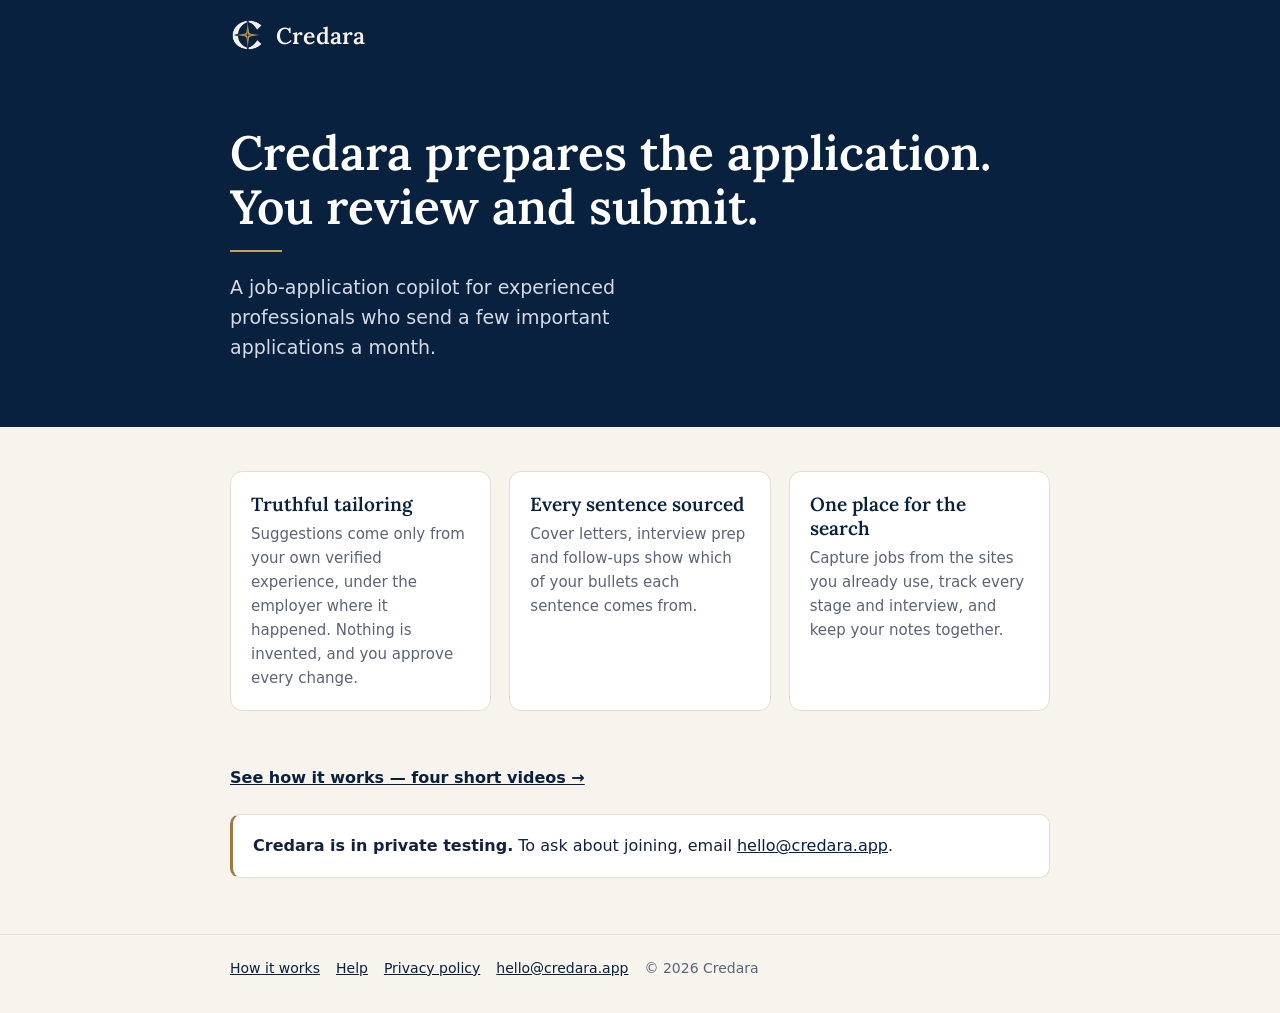
<file: index.html>
<!doctype html><html lang="en"><head><meta charset="utf-8"><meta name="viewport" content="width=device-width,initial-scale=1">
<title>Credara — prepares the application. You review and submit.</title>
<meta name="description" content="Credara is a job-application copilot for experienced professionals: truthful résumé tailoring, cover letters and interview preparation from your own verified experience.">
<link rel="icon" href="assets/favicon.png"><link rel="stylesheet" href="assets/site.css"></head><body>
<header><div class="wrap"><div class="top"><a href="/"><img src="assets/logo-mark-light.png" alt=""><b>Credara</b></a></div>
<div class="hero"><h1>Credara prepares the application. You review and submit.</h1><div class="rule"></div>
<p>A job-application copilot for experienced professionals who send a few important applications a month.</p></div></div></header>
<main><div class="wrap">
<div class="points">
<div class="pt"><h3>Truthful tailoring</h3><p>Suggestions come only from your own verified experience, under the employer where it happened. Nothing is invented, and you approve every change.</p></div>
<div class="pt"><h3>Every sentence sourced</h3><p>Cover letters, interview prep and follow-ups show which of your bullets each sentence comes from.</p></div>
<div class="pt"><h3>One place for the search</h3><p>Capture jobs from the sites you already use, track every stage and interview, and keep your notes together.</p></div>
</div>
<p style="margin:0 0 24px"><a class="cta" href="how-it-works.html">See how it works — four short videos →</a></p>
<div class="note"><b>Credara is in private testing.</b> To ask about joining, email <a href="mailto:hello@credara.app">hello@credara.app</a>.</div>
</div></main>
<footer><div class="wrap"><a href="how-it-works.html">How it works</a><a href="help.html">Help</a><a href="privacy.html">Privacy policy</a><a href="mailto:hello@credara.app">hello@credara.app</a><span>© 2026 Credara</span></div></footer>
</body></html>
</file>
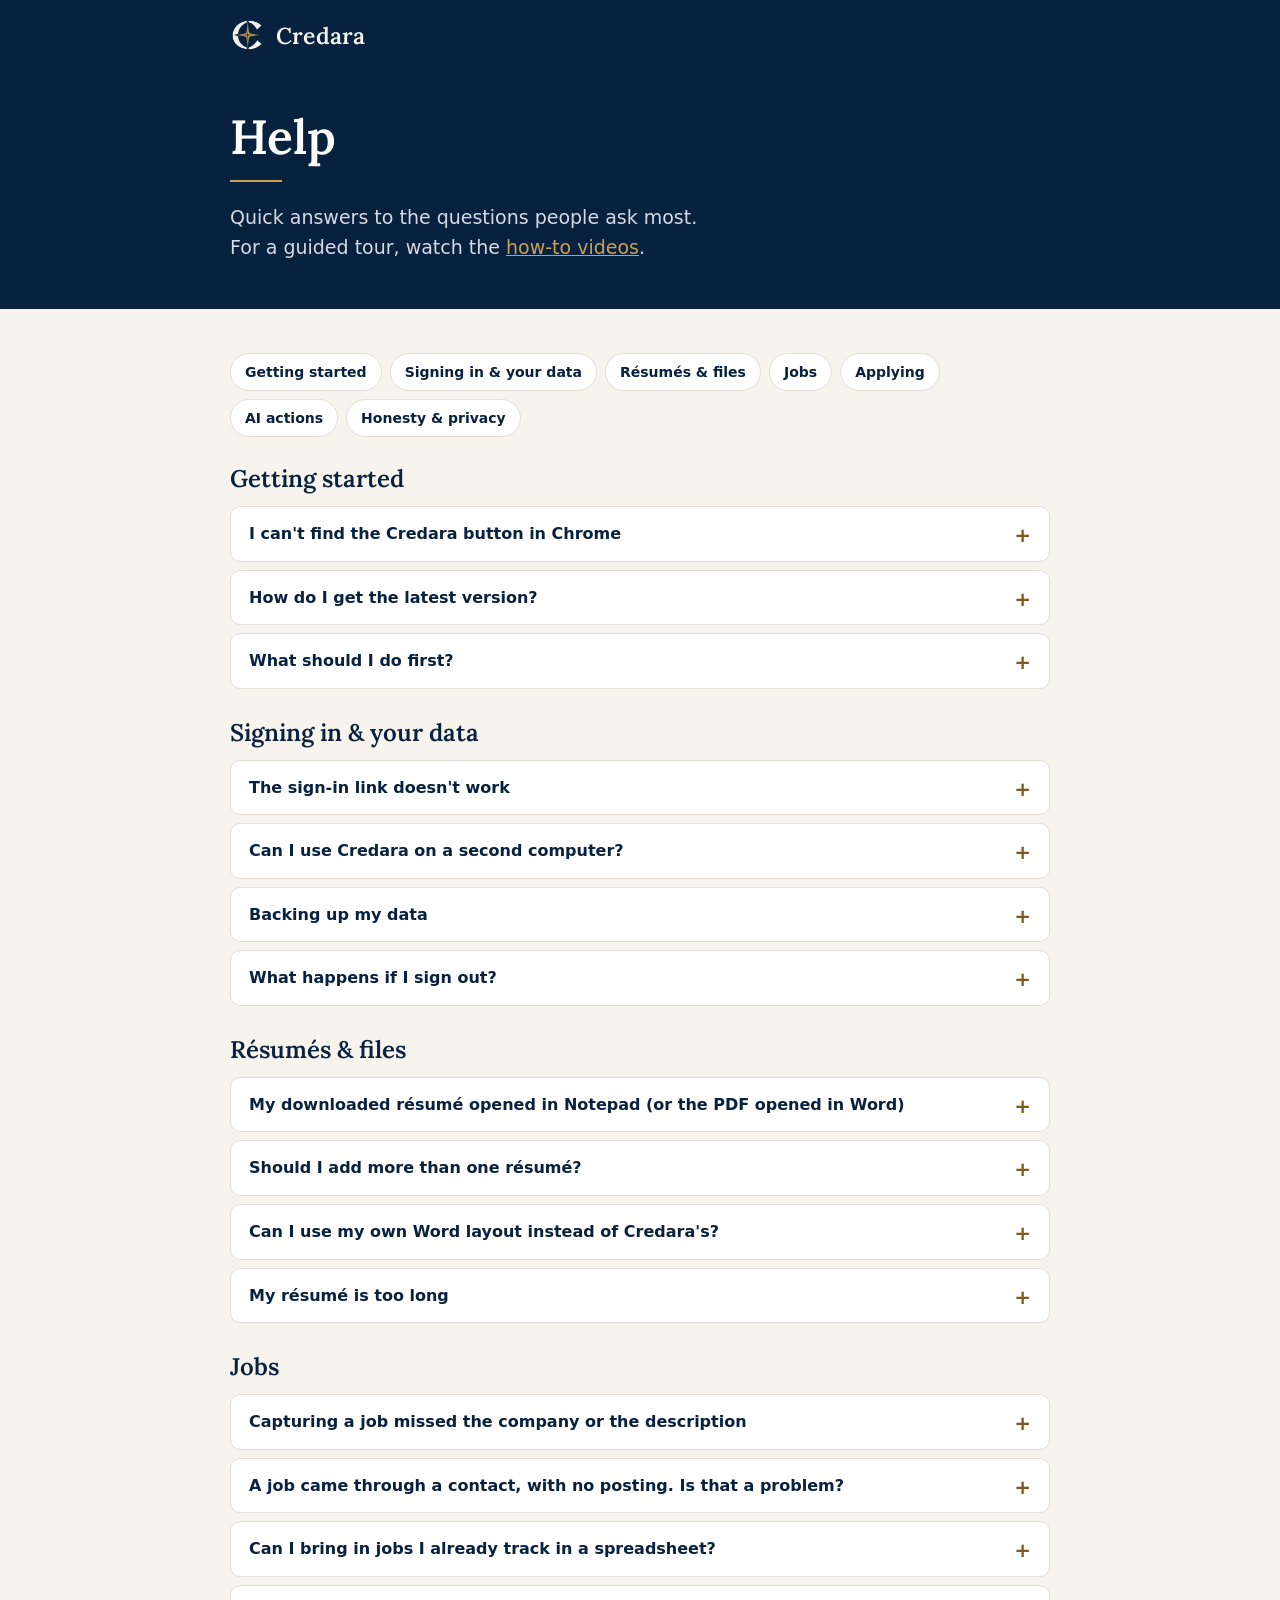
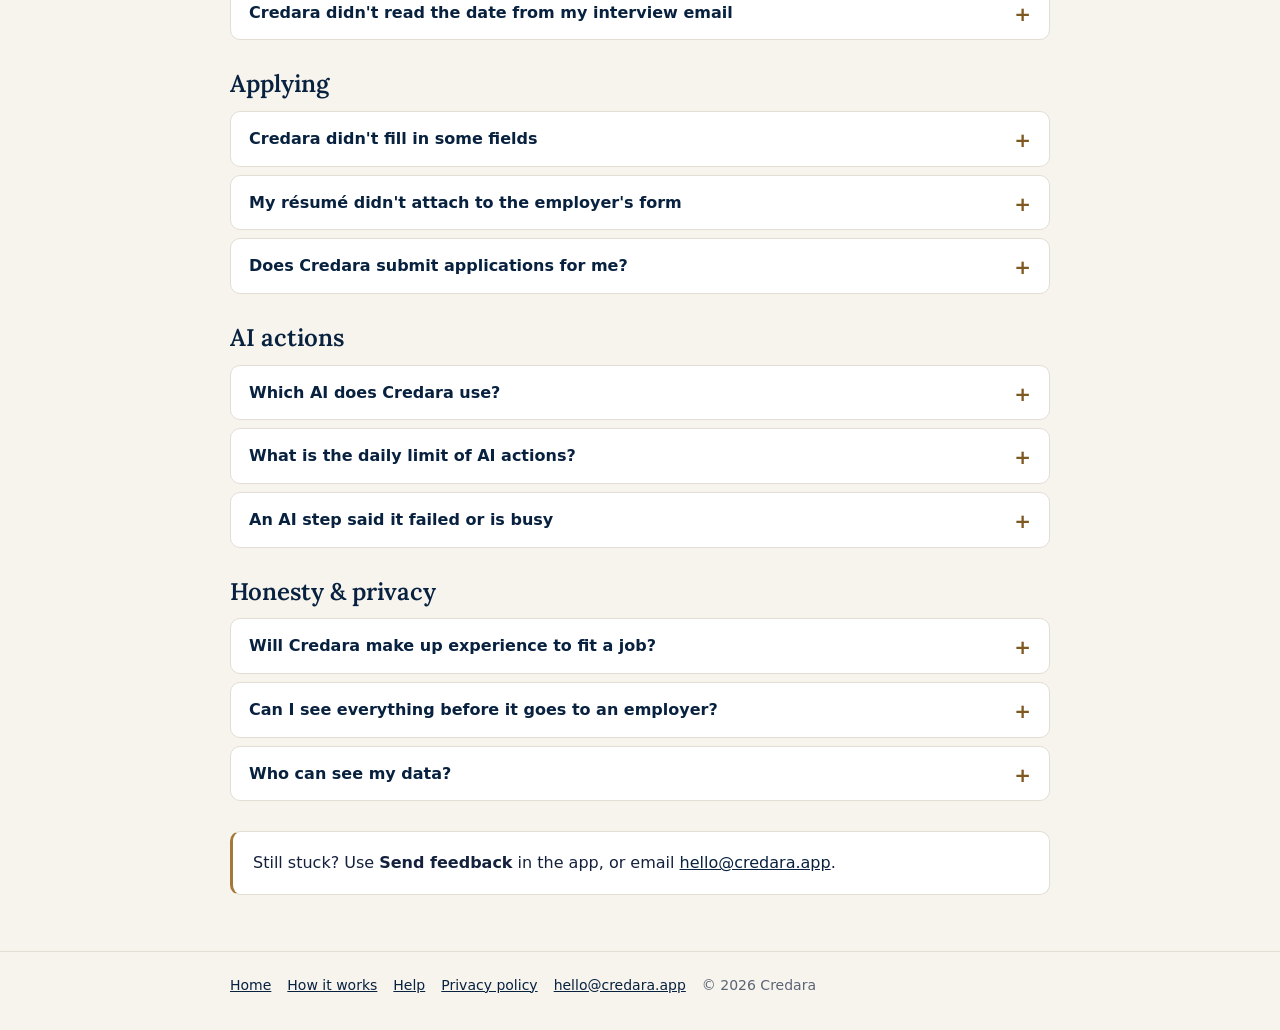
<file: help.html>
<!doctype html><html lang="en"><head><meta charset="utf-8"><meta name="viewport" content="width=device-width,initial-scale=1">
<title>Help — Credara</title>
<meta name="description" content="Answers to common questions about Credara: signing in, updates, your data, AI actions, downloads and applying.">
<link rel="icon" href="assets/favicon.png"><link rel="stylesheet" href="assets/site.css">
<style>
.hnav{display:flex;flex-wrap:wrap;gap:8px;margin:0 0 28px}.hnav a{background:#fff;border:1px solid var(--line);border-radius:999px;padding:7px 14px;text-decoration:none;font-weight:600;font-size:14px;color:var(--navy)}
.hnav a:hover{border-color:var(--brass)}
.hsec{margin:0 0 30px}.hsec>h2{font:600 24px/1.2 var(--serif);color:var(--navy);margin:0 0 12px;scroll-margin-top:16px}
.q{background:#fff;border:1px solid var(--line);border-radius:10px;margin:0 0 8px;padding:0 18px;scroll-margin-top:16px}
.q summary{cursor:pointer;font-weight:600;padding:14px 0;color:var(--navy);list-style:none;position:relative;padding-right:24px}
.q summary::-webkit-details-marker{display:none}.q summary::after{content:"+";position:absolute;right:0;top:12px;color:var(--brass-text);font-size:20px;font-weight:600}
.q[open] summary::after{content:"–"}.q .a{padding:0 0 14px}.q .a p{margin:0 0 10px}.q .a ol,.q .a ul{margin:0 0 10px;padding-left:22px}.q .a li{margin:3px 0}
.q .a .watch{display:inline-block;margin-top:2px;font-weight:600;color:var(--brass-text)}
kbd{font:600 13px var(--sans);background:var(--paper);border:1px solid var(--line);border-radius:5px;padding:1px 6px}
</style></head><body>
<header><div class="wrap"><div class="top"><a href="/"><img src="assets/logo-mark-light.png" alt=""><b>Credara</b></a></div>
<div class="hero hero-sm"><h1>Help</h1><div class="rule"></div>
<p>Quick answers to the questions people ask most. For a guided tour, watch the <a href="how-it-works.html" style="color:var(--brass-light)">how-to videos</a>.</p></div></div></header>
<main><div class="wrap">
<nav class="hnav" aria-label="Topics"><a href="#start">Getting started</a><a href="#account">Signing in &amp; your data</a><a href="#resumes">Résumés &amp; files</a><a href="#jobs">Jobs</a><a href="#applying">Applying</a><a href="#ai">AI actions</a><a href="#trust">Honesty &amp; privacy</a></nav>

<section class="hsec" id="start"><h2>Getting started</h2>
<details class="q" id="pin"><summary>I can't find the Credara button in Chrome</summary><div class="a">
<p>Chrome hides new extensions behind the puzzle-piece icon at the top right.</p>
<ol><li>Click the puzzle piece <kbd>🧩</kbd> next to the address bar.</li><li>Find <b>Credara</b> and click the pin next to it.</li></ol>
<p>The Credara button now stays in the toolbar. You use it to capture jobs, capture emails and fill in application forms.</p></div></details>
<details class="q" id="update"><summary>How do I get the latest version?</summary><div class="a">
<p>You don't need to do anything. Chrome updates Credara by itself, usually within a few hours of a new version. To get it sooner, close Chrome completely and open it again.</p>
<p>To see which version you have, open <b>chrome://extensions</b> in the address bar and look at the Credara card.</p>
<p><b>Never click Remove</b> to "reinstall" Credara: that deletes the data stored in Chrome. If you're signed in, it's also saved online, but export a backup first to be safe (see <a href="#backup">Backing up</a>).</p></div></details>
<details class="q" id="first"><summary>What should I do first?</summary><div class="a">
<p>Home shows a short getting-started list. In order: sign in (Settings → Online account), import your résumés, build your career profile, choose a look, and fill in your application details. Then capture your first job.</p>
<a class="watch" href="how-it-works.html#getting-started">▶ Watch: Getting started</a></div></details>
</section>

<section class="hsec" id="account"><h2>Signing in &amp; your data</h2>
<details class="q" id="signin"><summary>The sign-in link doesn't work</summary><div class="a">
<p>Credara signs you in with a link sent by email, from <b>signin@credara.app</b>. The link only works when:</p>
<ul><li>you open it in the <b>same Chrome, on the same computer</b>, where you asked for it,</li><li>it's less than <b>2 hours</b> old, and</li><li>it hasn't been used already.</li></ul>
<p>If it fails, go to <b>Settings → Online account</b> and ask for a new link. Can't find the email? Check your spam or promotions folder.</p></div></details>
<details class="q" id="second"><summary>Can I use Credara on a second computer?</summary><div class="a">
<p>Yes. Install Credara on the other computer and sign in with the same email address. Your jobs, résumés and profile download automatically. After that, changes are saved online and appear on both computers.</p>
<p>If you changed something on both computers before they could catch up, Credara asks which version to keep.</p></div></details>
<details class="q" id="backup"><summary>Backing up my data</summary><div class="a">
<p>When you're signed in, Credara saves your data online as you work. You can also keep a file copy:</p>
<ol><li>Go to <b>Settings → Your data</b>.</li><li>Click <b>Export my data</b>. A file is saved to your Downloads folder.</li><li>To restore it, use <b>Import my data</b> on the same card and choose that file.</li></ol>
<p>Export a backup before reinstalling Chrome or moving to a new computer without signing in.</p></div></details>
<details class="q" id="signout"><summary>What happens if I sign out?</summary><div class="a">
<p>Your data stays in Chrome on that computer, and stays saved online. If someone else signs in to Credara on the same computer, their data is kept separate from yours.</p></div></details>
</section>

<section class="hsec" id="resumes"><h2>Résumés &amp; files</h2>
<details class="q" id="notepad"><summary>My downloaded résumé opened in Notepad (or the PDF opened in Word)</summary><div class="a">
<p>The file is fine. Windows is opening it with the wrong program. To fix it once:</p>
<ol><li>Right-click the file in your Downloads folder.</li><li>Choose <b>Open with → Choose another app</b>.</li><li>Pick <b>Word</b> for .docx files (or your PDF reader, such as Edge or Acrobat, for .pdf files), tick <b>Always use this app</b>, and click OK.</li></ol></div></details>
<details class="q" id="severalresumes"><summary>Should I add more than one résumé?</summary><div class="a">
<p>Yes, if you have them. Each version you've written adds wording Credara can choose from, and your career profile combines them into one list of everything you've done. When you build a résumé for a job, Credara picks the bullets that fit that job best.</p>
<a class="watch" href="how-it-works.html#getting-started">▶ Watch: Getting started</a></div></details>
<details class="q" id="look"><summary>Can I use my own Word layout instead of Credara's?</summary><div class="a">
<p>Yes. Credara's own formats (Classic, Modern, Compact, under <b>Résumé → Look</b>) are the default. On a job's résumé step, choose <b>Use my own Word layout</b> to work from one of your Word files instead.</p></div></details>
<details class="q" id="pages"><summary>My résumé is too long</summary><div class="a">
<p>When you build a résumé for a job, a page meter shows how long it is. Credara aims for 2 pages (1 page for the Compact format) and trims the bullets that matter least for that job first. You can untick more bullets yourself, or switch to Compact under <b>Résumé → Look</b>.</p></div></details>
</section>

<section class="hsec" id="jobs"><h2>Jobs</h2>
<details class="q" id="capture"><summary>Capturing a job missed the company or the description</summary><div class="a">
<p>Some job sites hide parts of the page. Credara tells you on the check screen when something is missing. Type the company in, and paste the description into the box. Everything can also be changed later on the job's Overview page.</p>
<a class="watch" href="how-it-works.html#one-job">▶ Watch: A résumé for one job</a></div></details>
<details class="q" id="noposting"><summary>A job came through a contact, with no posting. Is that a problem?</summary><div class="a">
<p>No. You can track it, prepare for interviews and log messages without a posting. To build a résumé or cover letter for it, Credara needs <i>something</i> about the role: paste the role description, or a few lines of what your contact told you, into the box on the job's Overview page. You can replace it when the full spec arrives.</p>
<p>If the contact emailed you, use <b>Capture email</b> on the Credara button: Credara saves what they wrote about the role for you.</p></div></details>
<details class="q" id="import"><summary>Can I bring in jobs I already track in a spreadsheet?</summary><div class="a">
<p>Yes. Go to <b>Jobs → Import from a spreadsheet</b> and choose an Excel (.xlsx) or CSV file. In Google Sheets, first use File → Download → Microsoft Excel. You check every job before anything is saved. If your layout doesn't read well, download the Credara template from the same card.</p>
<a class="watch" href="how-it-works.html#import-jobs">▶ Watch: Importing your jobs</a></div></details>
<details class="q" id="interviewemail"><summary>Credara didn't read the date from my interview email</summary><div class="a">
<p>Open the email itself (not the inbox list) before clicking <b>Capture email</b>. With calendar invitations, open the invitation so its date and time are on screen. If a detail is still missing, Credara leaves it blank for you to fill in rather than guessing.</p>
<a class="watch" href="how-it-works.html#after-apply">▶ Watch: After you apply</a></div></details>
</section>

<section class="hsec" id="applying"><h2>Applying</h2>
<details class="q" id="fill"><summary>Credara didn't fill in some fields</summary><div class="a">
<p>Credara fills only what it's sure of, from your <b>Application details</b>. Anything uncertain, like a dropdown with two similar choices, is left for you. New questions it couldn't answer appear under <b>Application details → To answer</b>, so next time it can fill them.</p>
<p>Voluntary questions (gender, race, disability, veteran status) are never filled in for you.</p></div></details>
<details class="q" id="attach"><summary>My résumé didn't attach to the employer's form</summary><div class="a">
<p>In the Credara button, check that the right job is selected above the upload buttons. If the site still won't accept it, use <b>Save … to drag in</b> in the Credara button: Credara saves the exact same file, and you drag it onto the employer's upload box.</p>
<a class="watch" href="how-it-works.html#applying">▶ Watch: Applying on the employer's site</a></div></details>
<details class="q" id="submit"><summary>Does Credara submit applications for me?</summary><div class="a">
<p>No, never. Credara prepares everything and can fill in the form, but you always check it and press Submit yourself. Afterwards, mark the job as Applied in Credara.</p></div></details>
</section>

<section class="hsec" id="ai"><h2>AI actions</h2>
<details class="q" id="whichai"><summary>Which AI does Credara use?</summary><div class="a">
<p>Credara uses <b>Claude</b>, made by <b>Anthropic</b>. Your request goes from Credara's own server to Anthropic's API — you don't need an account with Anthropic, and nothing is sent under your name.</p>
<p>Under Anthropic's commercial terms, what Credara sends is not used to train its models. Credara's servers keep only counts and errors, not your résumé or documents. More detail is in the <a href="privacy.html">privacy policy</a>.</p>
<p>Whatever the AI suggests, Credara checks it against your own verified experience before you see it, and you approve every change.</p></div></details>
<details class="q" id="limit"><summary>What is the daily limit of AI actions?</summary><div class="a">
<p>Each person can use <b>30 AI actions a day</b>. The limit resets the next day.</p>
<p><b>These count:</b> building a résumé for a job, writing a cover letter, interview prep, mock-interview feedback, reading a captured email, a résumé file or a photo of your notes, suggesting roles or related titles, <b>Help me write it</b>, checking for similar bullets, and today's top 5.</p>
<p><b>These don't:</b> tracking jobs, editing, downloading files, importing a spreadsheet, filling in forms, dictating notes, and anything you type yourself.</p></div></details>
<details class="q" id="aibusy"><summary>An AI step said it failed or is busy</summary><div class="a">
<p>Wait a minute and try again. A failed attempt doesn't change anything you've saved. If it keeps happening, use <b>Send feedback</b> in the app and say which step it was.</p></div></details>
</section>

<section class="hsec" id="trust"><h2>Honesty &amp; privacy</h2>
<details class="q" id="truthful"><summary>Will Credara make up experience to fit a job?</summary><div class="a">
<p>No. Credara only chooses and orders <b>your own bullet points</b>, under the employer where the work happened. It never invents experience, numbers or credentials. When a job asks for something you haven't written down, Credara points out the gap and can help you write a bullet in your own words, which you confirm is accurate before it's used.</p></div></details>
<details class="q" id="see"><summary>Can I see everything before it goes to an employer?</summary><div class="a">
<p>Yes. What you approve on screen is exactly what's in the file you download or upload. If Credara can't put an approved change into your file, it stops and tells you why instead of producing a different file.</p></div></details>
<details class="q" id="privacy"><summary>Who can see my data?</summary><div class="a">
<p>Your data is private to your account. Credara never stores your passwords for job sites. Read the full <a href="privacy.html">privacy policy</a>.</p></div></details>
</section>

<div class="note">Still stuck? Use <b>Send feedback</b> in the app, or email <a href="mailto:hello@credara.app">hello@credara.app</a>.</div>
</div></main>
<script>/* open a question when the address points to it, e.g. help.html#signin */
function openHash(){var h=location.hash.slice(1),el=h&&document.getElementById(h);if(el&&el.tagName==='DETAILS'){el.open=true;el.scrollIntoView();}}
addEventListener('hashchange',openHash);openHash();</script>
<footer><div class="wrap"><a href="/">Home</a><a href="how-it-works.html">How it works</a><a href="help.html">Help</a><a href="privacy.html">Privacy policy</a><a href="mailto:hello@credara.app">hello@credara.app</a><span>© 2026 Credara</span></div></footer>
</body></html>
</file>
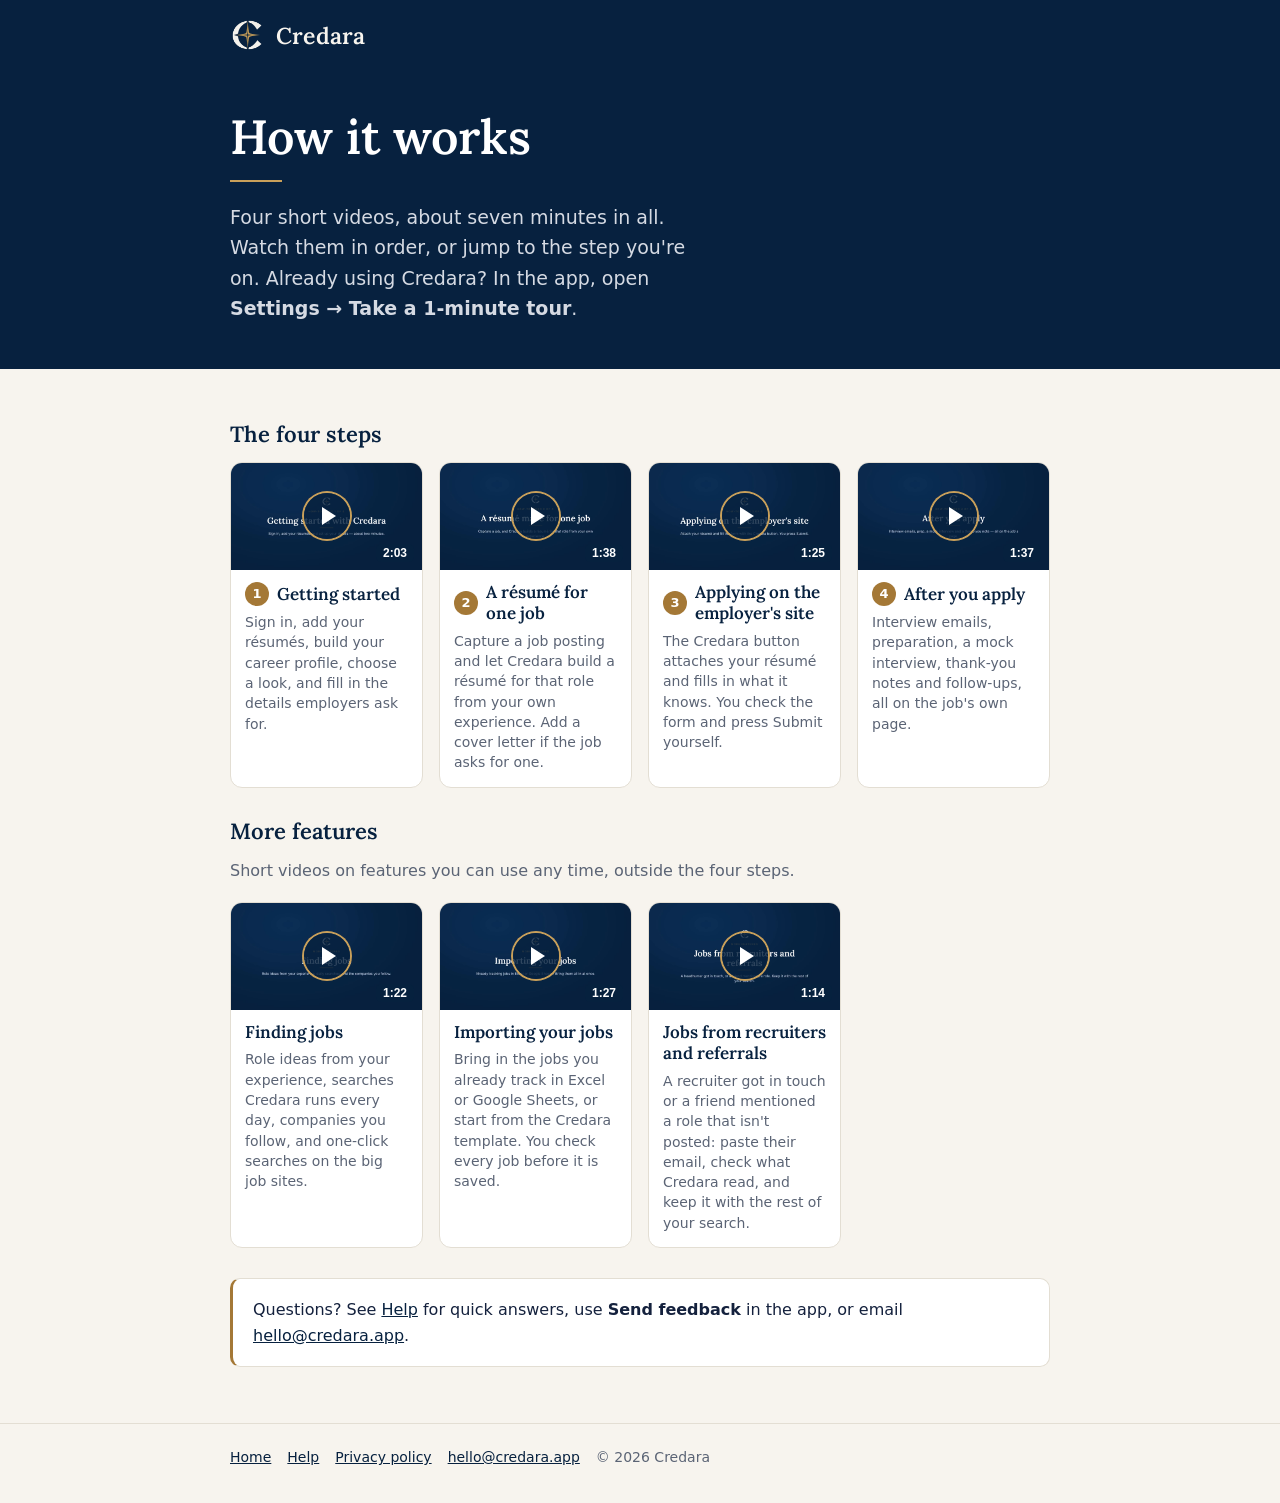
<file: how-it-works.html>
<!doctype html><html lang="en"><head><meta charset="utf-8"><meta name="viewport" content="width=device-width,initial-scale=1">
<title>How it works — Credara</title>
<meta name="description" content="Four short videos: set up Credara, build a résumé for one job, apply on the employer's site, and handle interviews and follow-ups.">
<link rel="icon" href="assets/favicon.png"><link rel="stylesheet" href="assets/site.css"></head><body>
<header><div class="wrap"><div class="top"><a href="/"><img src="assets/logo-mark-light.png" alt=""><b>Credara</b></a></div>
<div class="hero hero-sm"><h1>How it works</h1><div class="rule"></div>
<p>Four short videos, about seven minutes in all. Watch them in order, or jump to the step you're on. Already using Credara? In the app, open <b>Settings → Take a 1-minute tour</b>.</p></div></div></header>
<main><div class="wrap">
<h2 class="vgrid-h">The four steps</h2>
<div class="vgrid"><article class="vcard" id="getting-started">
<button type="button" class="vthumb" data-v="getting-started" aria-label="Play: Getting started (2:03)"><img src="videos/getting-started.jpg" alt="" loading="lazy" width="640" height="360"><span class="vplay" aria-hidden="true"></span><span class="vdur">2:03</span></button>
<div class="vbody"><div class="vtitle"><span class="vn">1</span><h3><button type="button" class="vlink" data-v="getting-started">Getting started</button></h3></div>
<p>Sign in, add your résumés, build your career profile, choose a look, and fill in the details employers ask for.</p></div>
<div class="tr-src" hidden><p>Getting started with Credara. In about two minutes you will sign in, add your résumés, and set up the details employers ask for.</p><p>Credara prepares each application with you: a résumé built for the job, a cover letter when one is needed, and help on the employer's form. You always review everything and press Submit yourself.</p><p>First, sign in. Open Settings and enter your email address. Credara emails you a sign-in link, so there is no password. Signing in saves your work online and turns on the AI features.</p><p>Next, add your résumés. Under Résumé, open My Word files and choose Import résumé. If you keep several versions, for different kinds of roles, add them all, in Word or PDF. Credara sorts each one into jobs and bullets, in your own words, and you confirm every line.</p><p>Then open My experience and choose Build my profile. Credara combines every version into one career profile: the same job is merged, and every bullet you have ever written for it is kept. From then on, Credara builds a résumé for each role from all of it.</p><p>Check each job and bullet. Untick anything you do not want to use, confirm that it is accurate, and save.</p><p>This is your career profile. You can edit a bullet, add one, or let Credara ask you a few questions and draft one for you. It only ever uses what you confirm is true, and it never moves experience to another employer.</p><p>Under Look, choose a style, a font and the paper size. Every résumé Credara builds for you uses this look, in Word and in PDF.</p><p>Finally, Application details holds what employer forms usually ask: your contact details, work eligibility and education. Use my résumé details fills in the empty boxes. Check them, answer the rest, and press Save.</p><p>You are set up. In the next video, you will capture a job and build a résumé made for it.</p></div>
</article>
<article class="vcard" id="one-job">
<button type="button" class="vthumb" data-v="one-job" aria-label="Play: A résumé for one job (1:38)"><img src="videos/one-job.jpg" alt="" loading="lazy" width="640" height="360"><span class="vplay" aria-hidden="true"></span><span class="vdur">1:38</span></button>
<div class="vbody"><div class="vtitle"><span class="vn">2</span><h3><button type="button" class="vlink" data-v="one-job">A résumé for one job</button></h3></div>
<p>Capture a job posting and let Credara build a résumé for that role from your own experience. Add a cover letter if the job asks for one.</p></div>
<div class="tr-src" hidden><p>In this video, you will capture a job posting, and Credara will build a résumé made for that role, from your own experience.</p><p>Find a job you like, on a job board or a company's careers page. Click the Credara button in Chrome's toolbar, then Capture this job.</p><p>Credara reads the title, company, location and the full description. Check that it got them right, then choose Save and build my résumé.</p><p>Every job follows the same steps, shown along the top: your résumé, an optional cover letter, review, and apply. After you apply, the same page tracks interviews and follow-ups.</p><p>Choose Build my résumé. Credara reads what the job asks for, and picks your most relevant experience for it, from everything in your profile, across every version of your résumé. It never rewrites your bullets or moves them to another employer.</p><p>You stay in charge. Tick or untick any bullet, and the page meter keeps the résumé to your target length. Gaps the job asks about are listed too, with help to add a bullet if you have the experience. When it looks right, save it.</p><p>Next, the cover letter. Many jobs do not ask for one, so you can skip it. If you want one, Credara drafts it from your verified experience, and shows where every sentence comes from. Edit it as you like.</p><p>Finally, review. Download your résumé and cover letter as Word or PDF. The files are named with your name and the firm, ready to upload.</p><p>Next video: applying on the employer's site, with the Credara button.</p></div>
</article>
<article class="vcard" id="applying">
<button type="button" class="vthumb" data-v="applying" aria-label="Play: Applying on the employer's site (1:25)"><img src="videos/applying.jpg" alt="" loading="lazy" width="640" height="360"><span class="vplay" aria-hidden="true"></span><span class="vdur">1:25</span></button>
<div class="vbody"><div class="vtitle"><span class="vn">3</span><h3><button type="button" class="vlink" data-v="applying">Applying on the employer's site</button></h3></div>
<p>The Credara button attaches your résumé and fills in what it knows. You check the form and press Submit yourself.</p></div>
<div class="tr-src" hidden><p>In this video, you will apply on the employer's own site, with the Credara button doing the typing and attaching. You always press Submit yourself.</p><p>When your résumé is ready, open the job's Review and apply step and choose Continue to employer application. Credara gets your documents ready for the Credara button.</p><p>On the employer's application form, click the Credara button. Under Applying on this page, it shows which job's documents it will use. It matches the page to the job, and if it cannot tell, it asks you to choose.</p><p>Choose Attach my résumé. The résumé built for this job goes straight into the résumé box, and Credara checks the page shows it. If a site will not take it, you can save the file and drag it in.</p><p>Choose Fill what Credara knows. You see every answer before anything is typed, from your Application details. Voluntary questions, like gender, are never filled; they stay with you.</p><p>Check the form, answer anything that is left, and press Submit yourself. Credara never submits an application for you.</p><p>Then come back to Credara and choose I submitted it, mark as Applied. Credara keeps a copy of exactly what you sent, and the job moves on to interviews and follow-ups.</p><p>Next video: what to do after you apply, from the first interview email to the thank-you note.</p></div>
</article>
<article class="vcard" id="after-apply">
<button type="button" class="vthumb" data-v="after-apply" aria-label="Play: After you apply (1:37)"><img src="videos/after-apply.jpg" alt="" loading="lazy" width="640" height="360"><span class="vplay" aria-hidden="true"></span><span class="vdur">1:37</span></button>
<div class="vbody"><div class="vtitle"><span class="vn">4</span><h3><button type="button" class="vlink" data-v="after-apply">After you apply</button></h3></div>
<p>Interview emails, preparation, a mock interview, thank-you notes and follow-ups, all on the job's own page.</p></div>
<div class="tr-src" hidden><p>In this last video: what happens after you apply. Interview emails, preparation, a mock interview and a thank-you note, all on the job's own page.</p><p>Once you have applied, the job opens on what happens next. When you hear back, add the email: paste it here, or open it in your webmail, like Gmail, Outlook, Yahoo or AOL, and use Capture email on the Credara button.</p><p>Credara reads the date, the time, who you will meet, and the meeting link. Anything it cannot find in the email is left blank for you. Check it, then add the interview round.</p><p>Choose Prepare with AI for likely questions, talking points from your own experience, and honest answers for anything the job asks that you have not done yet. It is your notes page, so add to it freely.</p><p>Practise with a mock interview. Answer out loud or by typing, and get scores with reasons, what to fix, and an outline of a stronger answer. Try a question again, and the coach checks whether you applied its advice.</p><p>After each round, jot down your notes, by typing, dictating or attaching a photo. Credara drafts a thank-you note from them. Copy it or open it in your email, and send it yourself.</p><p>People keeps everyone you meet for this job, added from your emails. Draft a follow-up or a referral request, and Credara reminds you when it is time to follow up.</p><p>That is Credara. It prepares each application from your own experience, and you decide what goes out. If anything is unclear, use Send feedback in the app.</p></div>
</article></div>
<h2 class="vgrid-h" id="more-features">More features</h2><p class="more-p">Short videos on features you can use any time, outside the four steps.</p>
<div class="vgrid"><article class="vcard" id="find-jobs">
<button type="button" class="vthumb" data-v="find-jobs" aria-label="Play: Finding jobs (1:22)"><img src="videos/find-jobs.jpg" alt="" loading="lazy" width="640" height="360"><span class="vplay" aria-hidden="true"></span><span class="vdur">1:22</span></button>
<div class="vbody"><div class="vtitle"><h3><button type="button" class="vlink" data-v="find-jobs">Finding jobs</button></h3></div>
<p>Role ideas from your experience, searches Credara runs every day, companies you follow, and one-click searches on the big job sites.</p></div>
<div class="tr-src" hidden><p>Finding jobs with Credara. It suggests roles that fit your experience, runs your searches every day, and follows the companies you care about.</p><p>Open Find jobs and choose Suggest roles. Credara suggests job titles that fit your verified experience, including career changes, with the reason for each. Save a title, and it joins your daily search.</p><p>Under Your searches, add any title of your own, with a location, or remote. Choose Related titles, and Credara also matches other titles employers use for the same work. Each day you open Credara, it checks your searches against new postings at the companies it follows.</p><p>Companies to follow lists the employers whose career sites Credara reads. Star the ones you care most about, or add another company by its name or its careers-page link.</p><p>Today's top 5 shows up to five new postings from those companies, picked for your experience, each with a short reason. Save one, and it goes straight to Jobs.</p><p>Credara doesn't search the big job boards itself. For those, set your filters once, and Credara opens each site's own search for you, like LinkedIn and Indeed.</p><p>Found a job you like? Video 2 shows how to capture it and build a résumé made for that role.</p></div>
</article>
<article class="vcard" id="import-jobs">
<button type="button" class="vthumb" data-v="import-jobs" aria-label="Play: Importing your jobs (1:27)"><img src="videos/import-jobs.jpg" alt="" loading="lazy" width="640" height="360"><span class="vplay" aria-hidden="true"></span><span class="vdur">1:27</span></button>
<div class="vbody"><div class="vtitle"><h3><button type="button" class="vlink" data-v="import-jobs">Importing your jobs</button></h3></div>
<p>Bring in the jobs you already track in Excel or Google Sheets, or start from the Credara template. You check every job before it is saved.</p></div>
<div class="tr-src" hidden><p>Already tracking your job search in a spreadsheet? Credara can import it, so every job you are working on is in one place.</p><p>Open Jobs and choose Import from a spreadsheet. Credara reads Excel and CSV files. If you use Google Sheets, download your sheet as an Excel file first.</p><p>Choose your file. Your columns don't need to match anything. If you're starting fresh, or Credara can't read your layout, download the Credara template. It has a column for everything, and a list of stages to pick from.</p><p>Credara works out which column is which: the company, the job title, the stage, the dates, the link and the contact. Fix any guess it got wrong. Anything else can go into the job's notes.</p><p>Then check every job before anything is saved. You can fix the company, the title or the stage. When a stage is unclear, like Declined, Credara asks you to choose. It never guesses.</p><p>Choose Import. Applied dates go into each job's history, upcoming interviews become interview rounds, and the people you named go to each job's People tab.</p><p>Now all your jobs are in one place, with their stages and next steps. A job without the posting text shows Job posting needed. Add it before you build a résumé for that job.</p><p>Ready to apply to one of them? Video 2 shows how to build a résumé made for that job.</p></div>
</article>
<article class="vcard" id="recruiter-leads">
<button type="button" class="vthumb" data-v="recruiter-leads" aria-label="Play: Jobs from recruiters and referrals (1:14)"><img src="videos/recruiter-leads.jpg" alt="" loading="lazy" width="640" height="360"><span class="vplay" aria-hidden="true"></span><span class="vdur">1:14</span></button>
<div class="vbody"><div class="vtitle"><h3><button type="button" class="vlink" data-v="recruiter-leads">Jobs from recruiters and referrals</button></h3></div>
<p>A recruiter got in touch or a friend mentioned a role that isn't posted: paste their email, check what Credara read, and keep it with the rest of your search.</p></div>
<div class="tr-src" hidden><p>A recruiter got in touch, or a friend told you about a role that isn't posted. Credara keeps those with the rest of your search.</p><p>Choose Add a job, then From a contact. Paste their email. If it was a phone call, choose Enter it myself instead. In Gmail, Outlook, Yahoo or AOL, you can also open the email and use Capture email on the Credara button.</p><p>Credara reads the email for you: who it's from, their firm, the role, and the lines that describe the role, exactly as they wrote them. When they haven't named the company, it's kept as confidential. Check it, and change anything.</p><p>It's saved as a job like any other, marked with who it came from. What they told you is already its description, so you can build a résumé straight away. When the full role spec arrives, paste it here.</p><p>The recruiter is on the job's People tab. Credara can draft a reply for you to send yourself, and reminds you to follow up if you don't hear back.</p><p>On Jobs, choose From contacts to see every role that came through a person, separate from the postings you found yourself.</p><p>When you're ready to go for it, video 2 shows how to build a résumé made for that role.</p></div>
</article></div>
<div class="note">Questions? See <a href="help.html">Help</a> for quick answers, use <b>Send feedback</b> in the app, or email <a href="mailto:hello@credara.app">hello@credara.app</a>.</div>
</div></main>
<dialog id="player" aria-labelledby="pTitle"><div class="phead"><h2 id="pTitle"></h2><button type="button" class="pclose" aria-label="Close">×</button></div>
<video id="pVideo" controls playsinline preload="none" width="1920" height="1080"></video>
<details class="ptr"><summary>Read the transcript</summary><div class="tr" id="pTr"></div></details></dialog>
<footer><div class="wrap"><a href="/">Home</a><a href="help.html">Help</a><a href="privacy.html">Privacy policy</a><a href="mailto:hello@credara.app">hello@credara.app</a><span>© 2026 Credara</span></div></footer>
<script>
(function(){
  var dlg=document.getElementById('player'),vid=document.getElementById('pVideo'),tr=document.getElementById('pTr'),ttl=document.getElementById('pTitle'),last=null;
  function open(id,fromHash){var c=document.getElementById(id);if(!c||!c.classList.contains('vcard'))return;last=c.querySelector('.vthumb');
    ttl.textContent=c.querySelector('h3').textContent;tr.innerHTML=c.querySelector('.tr-src').innerHTML;dlg.querySelector('.ptr').open=false;
    vid.innerHTML='<source src="videos/'+id+'.mp4" type="video/mp4"><track kind="captions" src="videos/'+id+'.vtt" srclang="en" label="English">';
    vid.poster='videos/'+id+'.jpg';vid.load();
    if(typeof dlg.showModal==='function'){dlg.showModal();}else{dlg.setAttribute('open','');}
    if(!fromHash&&history.replaceState)history.replaceState(null,'','#'+id);
    var p=vid.play();if(p&&p.catch)p.catch(function(){});}
  function close(){vid.pause();vid.removeAttribute('src');vid.innerHTML='';if(dlg.open)dlg.close();}
  dlg.addEventListener('close',function(){vid.pause();if(history.replaceState)history.replaceState(null,'',location.pathname+location.search);if(last)last.focus();});
  dlg.querySelector('.pclose').addEventListener('click',close);
  dlg.addEventListener('click',function(e){if(e.target===dlg)close();});
  document.addEventListener('click',function(e){var b=e.target.closest('[data-v]');if(b){e.preventDefault();open(b.getAttribute('data-v'));}});
  function fromHash(){var id=decodeURIComponent(location.hash.slice(1));if(id==='more-features')return;if(id)open(id,true);}
  window.addEventListener('hashchange',fromHash);fromHash();
})();
</script>
</body></html>
</file>
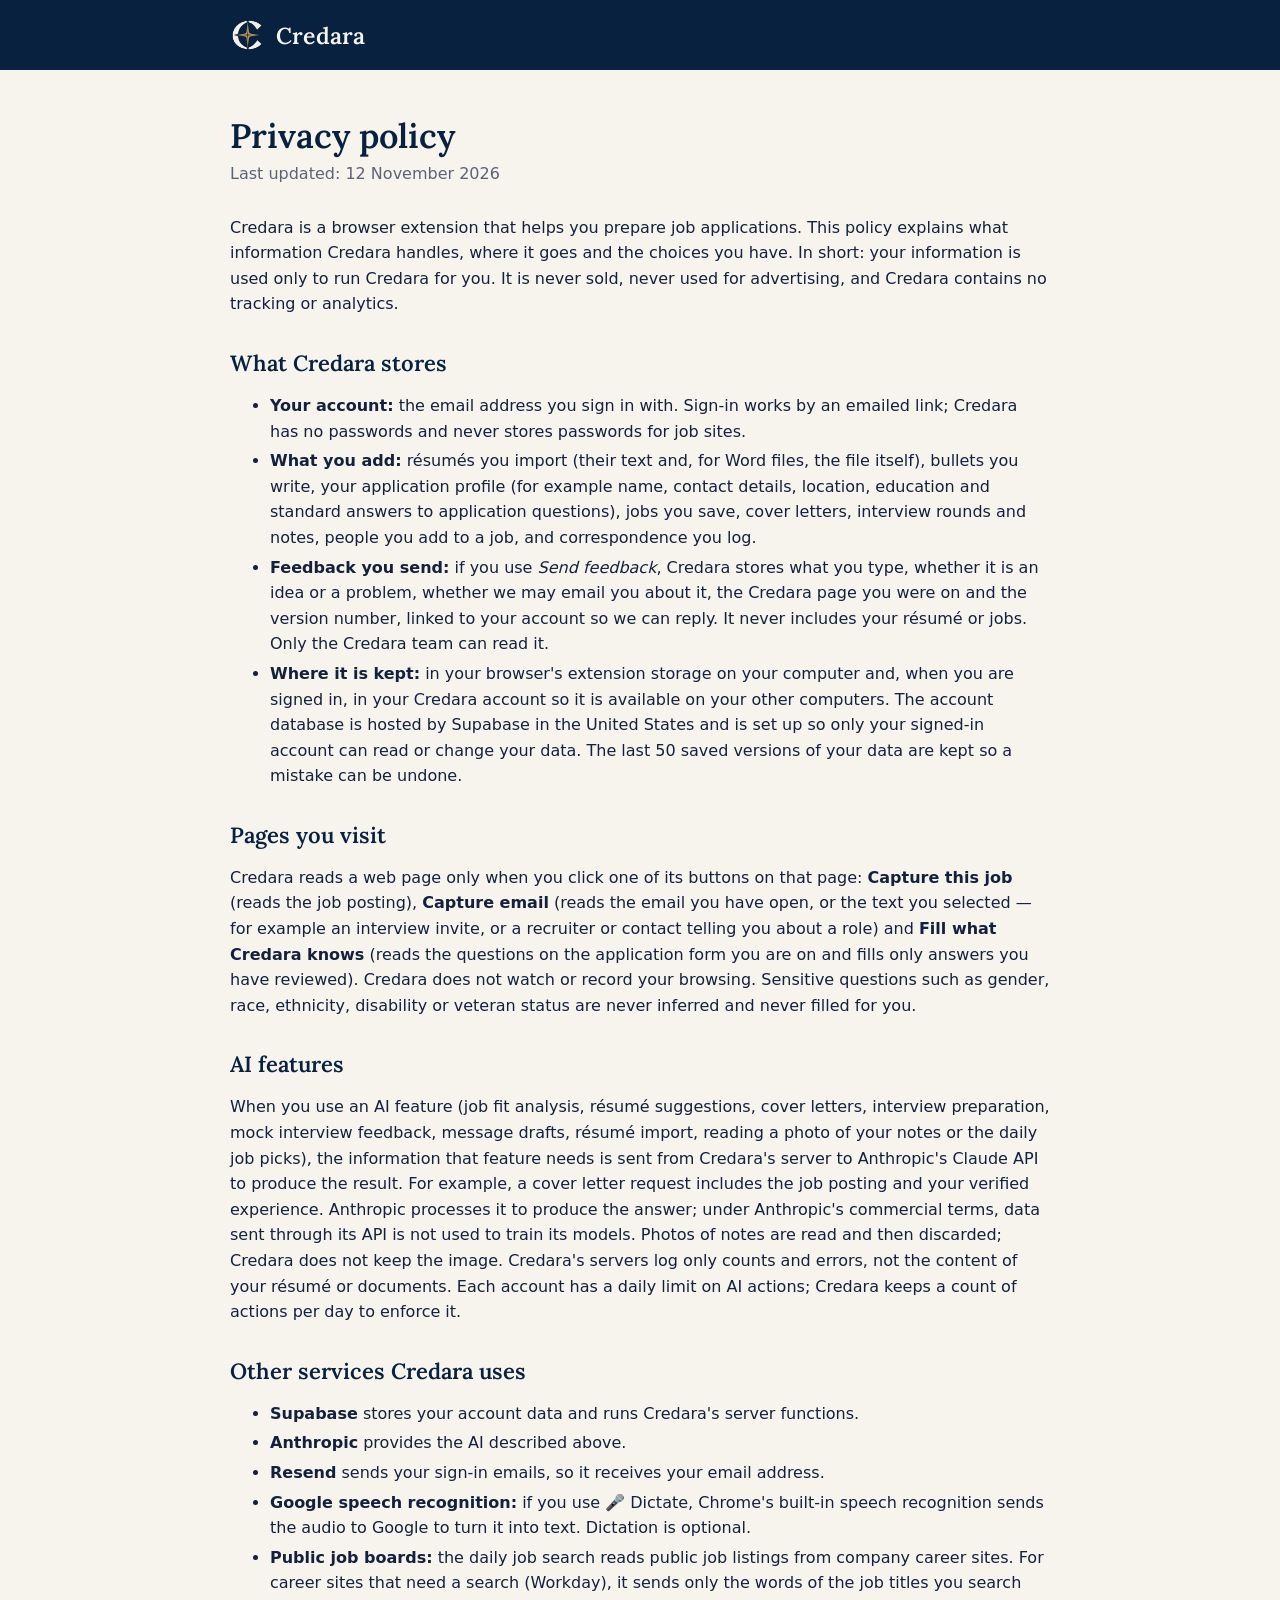
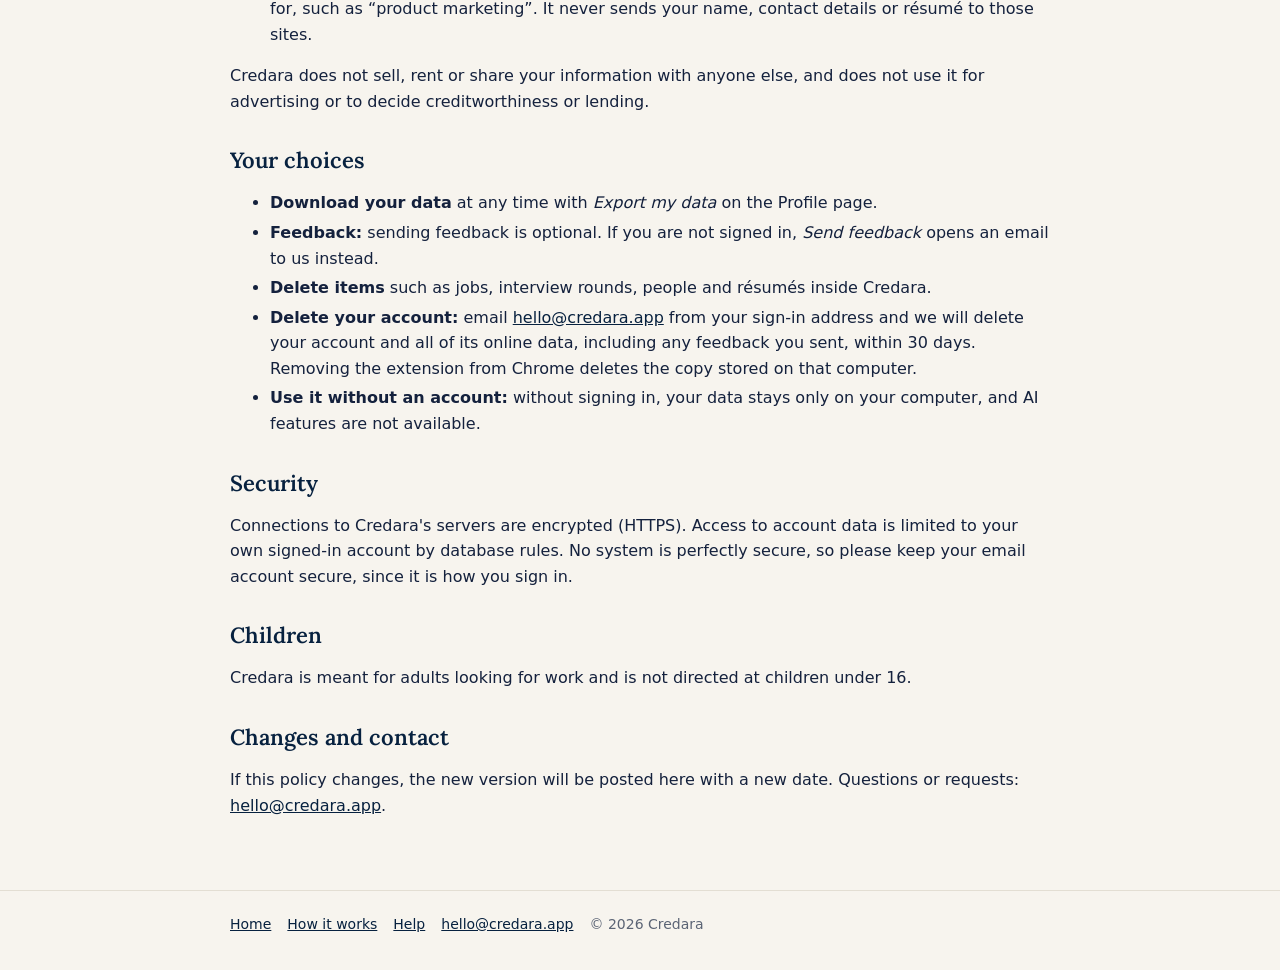
<file: privacy.html>
<!doctype html><html lang="en"><head><meta charset="utf-8"><meta name="viewport" content="width=device-width,initial-scale=1">
<title>Privacy policy — Credara</title><link rel="icon" href="assets/favicon.png"><link rel="stylesheet" href="assets/site.css"></head><body>
<header><div class="wrap"><div class="top"><a href="/"><img src="assets/logo-mark-light.png" alt=""><b>Credara</b></a></div></div></header>
<main><div class="wrap doc">
<h1>Privacy policy</h1><p class="date">Last updated: 12 November 2026</p>
<p>Credara is a browser extension that helps you prepare job applications. This policy explains what information Credara handles, where it goes and the choices you have. In short: your information is used only to run Credara for you. It is never sold, never used for advertising, and Credara contains no tracking or analytics.</p>

<h2>What Credara stores</h2>
<ul>
<li><b>Your account:</b> the email address you sign in with. Sign-in works by an emailed link; Credara has no passwords and never stores passwords for job sites.</li>
<li><b>What you add:</b> résumés you import (their text and, for Word files, the file itself), bullets you write, your application profile (for example name, contact details, location, education and standard answers to application questions), jobs you save, cover letters, interview rounds and notes, people you add to a job, and correspondence you log.</li>
<li><b>Feedback you send:</b> if you use <i>Send feedback</i>, Credara stores what you type, whether it is an idea or a problem, whether we may email you about it, the Credara page you were on and the version number, linked to your account so we can reply. It never includes your résumé or jobs. Only the Credara team can read it.</li>
<li><b>Where it is kept:</b> in your browser's extension storage on your computer and, when you are signed in, in your Credara account so it is available on your other computers. The account database is hosted by Supabase in the United States and is set up so only your signed-in account can read or change your data. The last 50 saved versions of your data are kept so a mistake can be undone.</li>
</ul>

<h2>Pages you visit</h2>
<p>Credara reads a web page only when you click one of its buttons on that page: <b>Capture this job</b> (reads the job posting), <b>Capture email</b> (reads the email you have open, or the text you selected — for example an interview invite, or a recruiter or contact telling you about a role) and <b>Fill what Credara knows</b> (reads the questions on the application form you are on and fills only answers you have reviewed). Credara does not watch or record your browsing. Sensitive questions such as gender, race, ethnicity, disability or veteran status are never inferred and never filled for you.</p>

<h2>AI features</h2>
<p>When you use an AI feature (job fit analysis, résumé suggestions, cover letters, interview preparation, mock interview feedback, message drafts, résumé import, reading a photo of your notes or the daily job picks), the information that feature needs is sent from Credara's server to Anthropic's Claude API to produce the result. For example, a cover letter request includes the job posting and your verified experience. Anthropic processes it to produce the answer; under Anthropic's commercial terms, data sent through its API is not used to train its models. Photos of notes are read and then discarded; Credara does not keep the image. Credara's servers log only counts and errors, not the content of your résumé or documents. Each account has a daily limit on AI actions; Credara keeps a count of actions per day to enforce it.</p>

<h2>Other services Credara uses</h2>
<ul>
<li><b>Supabase</b> stores your account data and runs Credara's server functions.</li>
<li><b>Anthropic</b> provides the AI described above.</li>
<li><b>Resend</b> sends your sign-in emails, so it receives your email address.</li>
<li><b>Google speech recognition:</b> if you use 🎤 Dictate, Chrome's built-in speech recognition sends the audio to Google to turn it into text. Dictation is optional.</li>
<li><b>Public job boards:</b> the daily job search reads public job listings from company career sites. For career sites that need a search (Workday), it sends only the words of the job titles you search for, such as “product marketing”. It never sends your name, contact details or résumé to those sites.</li>
</ul>
<p>Credara does not sell, rent or share your information with anyone else, and does not use it for advertising or to decide creditworthiness or lending.</p>

<h2>Your choices</h2>
<ul>
<li><b>Download your data</b> at any time with <i>Export my data</i> on the Profile page.</li>
<li><b>Feedback:</b> sending feedback is optional. If you are not signed in, <i>Send feedback</i> opens an email to us instead.</li>
<li><b>Delete items</b> such as jobs, interview rounds, people and résumés inside Credara.</li>
<li><b>Delete your account:</b> email <a href="mailto:hello@credara.app">hello@credara.app</a> from your sign-in address and we will delete your account and all of its online data, including any feedback you sent, within 30 days. Removing the extension from Chrome deletes the copy stored on that computer.</li>
<li><b>Use it without an account:</b> without signing in, your data stays only on your computer, and AI features are not available.</li>
</ul>

<h2>Security</h2>
<p>Connections to Credara's servers are encrypted (HTTPS). Access to account data is limited to your own signed-in account by database rules. No system is perfectly secure, so please keep your email account secure, since it is how you sign in.</p>

<h2>Children</h2>
<p>Credara is meant for adults looking for work and is not directed at children under 16.</p>

<h2>Changes and contact</h2>
<p>If this policy changes, the new version will be posted here with a new date. Questions or requests: <a href="mailto:hello@credara.app">hello@credara.app</a>.</p>
</div></main>
<footer><div class="wrap"><a href="/">Home</a><a href="how-it-works.html">How it works</a><a href="help.html">Help</a><a href="mailto:hello@credara.app">hello@credara.app</a><span>© 2026 Credara</span></div></footer>
</body></html>
</file>
<file: assets/site.css>
@font-face{font-family:"Lora";src:url("Lora-Variable.ttf") format("truetype");font-weight:400 700;font-display:swap}
:root{--navy:#07213F;--brass:#A47836;--brass-text:#7E5A22;--brass-light:#C9A05A;--paper:#F7F4EE;--ink:#14213D;--muted:#5B6475;--line:#E3DED3;
--serif:"Lora",Georgia,"Iowan Old Style",Cambria,serif;--sans:Inter,"Segoe UI",system-ui,-apple-system,Arial,sans-serif}
*{box-sizing:border-box}html{-webkit-text-size-adjust:100%}
body{margin:0;background:var(--paper);color:var(--ink);font:16px/1.6 var(--sans)}
a{color:var(--navy)}a:hover{color:var(--brass-text)}
header{background:var(--navy);color:var(--paper)}
.wrap{max-width:860px;margin:0 auto;padding:0 20px}
.top{display:flex;align-items:center;gap:12px;padding:18px 0}
.top img{width:34px;height:34px}.top b{font:600 23px var(--serif);letter-spacing:.01em}.top a{color:var(--paper);text-decoration:none;display:flex;align-items:center;gap:12px}
.hero{padding:56px 0 64px}.hero h1{font:600 clamp(32px,6vw,48px)/1.12 var(--serif);margin:0 0 16px;color:#fff}
.rule{width:52px;height:2px;background:var(--brass-light);margin:0 0 20px}
.hero p{font-size:19px;color:#D5DAE3;max-width:40ch;margin:0}
main{padding:44px 0 56px}
.points{display:grid;grid-template-columns:repeat(3,1fr);gap:18px;margin:0 0 40px}
.pt{background:#fff;border:1px solid var(--line);border-radius:12px;padding:20px}
.pt h3{font:600 19px var(--serif);margin:0 0 6px;color:var(--navy)}.pt p{margin:0;color:var(--muted);font-size:15px}
.note{background:#fff;border:1px solid var(--line);border-left:3px solid var(--brass);border-radius:10px;padding:18px 20px}
.doc h1{font:600 34px var(--serif);color:var(--navy);margin:0 0 4px}.doc .date{color:var(--muted);margin:0 0 28px}
.doc h2{font:600 22px var(--serif);color:var(--navy);margin:32px 0 8px}.doc li{margin:4px 0}
footer{border-top:1px solid var(--line);padding:22px 0 34px;color:var(--muted);font-size:14px}
footer a{margin-right:16px}
@media(max-width:700px){.points{grid-template-columns:1fr}.hero{padding:36px 0 44px}}
.hero-sm{padding:40px 0 46px}
.vnav{display:grid;grid-template-columns:repeat(5,1fr);gap:10px;margin:0 0 34px}
.vnav a{display:flex;gap:10px;align-items:center;background:#fff;border:1px solid var(--line);border-radius:10px;padding:12px 14px;text-decoration:none;font-weight:600;font-size:15px;line-height:1.3}
.vnav a span,.vn{flex:none;display:inline-flex;align-items:center;justify-content:center;width:28px;height:28px;border-radius:50%;background:var(--brass);color:#fff;font-size:14px;font-weight:700}
.vid{background:#fff;border:1px solid var(--line);border-radius:14px;padding:22px 22px 18px;margin:0 0 26px;scroll-margin-top:16px}
.vh{display:flex;gap:14px;align-items:center;margin:0 0 6px}.vn{width:36px;height:36px;font-size:17px}
.vid h2{font:600 24px/1.2 var(--serif);color:var(--navy);margin:0}.len{margin:2px 0 0;color:var(--muted);font-size:14px}
.vid video{display:block;width:100%;height:auto;border-radius:10px;background:var(--navy);margin:12px 0 10px}
.vid details summary{cursor:pointer;color:var(--brass-text);font-weight:600;font-size:15px}.tr{color:var(--muted);font-size:15px;margin-top:8px}.tr p{margin:0 0 8px}
.cta{display:inline-block;margin-top:14px;color:var(--navy);font-weight:600}
@media(max-width:900px){.vnav{grid-template-columns:1fr 1fr}}@media(max-width:700px){.vnav{grid-template-columns:1fr 1fr}.vid{padding:16px}}
.more-h{font:600 26px var(--serif);color:var(--navy);margin:40px 0 4px;scroll-margin-top:16px}.more-p{color:var(--muted);margin:0 0 18px}
.vnav-more span{background:var(--navy)!important}

/* How it works v2: small cards + pop-out player */
.vgrid-h{font:600 22px/1.2 var(--serif);color:var(--navy);margin:8px 0 14px}
.vgrid{display:grid;grid-template-columns:repeat(4,1fr);gap:16px;margin:0 0 30px}
.vcard{background:#fff;border:1px solid var(--line);border-radius:12px;overflow:hidden;display:flex;flex-direction:column;scroll-margin-top:16px}
.vthumb{position:relative;display:block;padding:0;border:0;background:var(--navy);cursor:pointer;aspect-ratio:16/9;width:100%}
.vthumb img{display:block;width:100%;height:100%;object-fit:cover;transition:opacity .15s}.vthumb:hover img,.vthumb:focus-visible img{opacity:.85}
.vplay{position:absolute;left:50%;top:50%;width:46px;height:46px;margin:-23px 0 0 -23px;border-radius:50%;background:rgba(7,33,63,.82);box-shadow:0 0 0 2px var(--brass-light)}
.vplay:after{content:"";position:absolute;left:18px;top:14px;border-style:solid;border-width:9px 0 9px 14px;border-color:transparent transparent transparent #fff}
.vdur{position:absolute;right:8px;bottom:8px;background:rgba(7,33,63,.85);color:#fff;font-size:12px;font-weight:600;padding:2px 7px;border-radius:5px}
.vbody{padding:12px 14px 14px}.vbody p{margin:6px 0 0;color:var(--muted);font-size:14px;line-height:1.45}
.vtitle{display:flex;align-items:center;gap:8px}.vtitle .vn{width:24px;height:24px;font-size:13px}
.vtitle h3{margin:0;font:600 17px/1.25 var(--serif)}.vlink{all:unset;cursor:pointer;color:var(--navy)}.vlink:hover,.vlink:focus-visible{color:var(--brass-text);text-decoration:underline}
#player{width:min(1100px,94vw);max-height:94vh;border:0;border-radius:14px;padding:0;background:#fff;box-shadow:0 20px 60px rgba(7,33,63,.45);overflow:auto}
#player::backdrop{background:rgba(7,33,63,.72)}
.phead{display:flex;align-items:center;justify-content:space-between;padding:12px 16px 10px}.phead h2{margin:0;font:600 20px/1.2 var(--serif);color:var(--navy)}
.pclose{border:0;background:none;font-size:30px;line-height:1;color:var(--navy);cursor:pointer;padding:0 6px}
#pVideo{display:block;width:100%;height:auto;background:#000}
.ptr{padding:10px 16px 16px}.ptr summary{cursor:pointer;color:var(--brass-text);font-weight:600;font-size:15px}
@media(max-width:1000px){.vgrid{grid-template-columns:repeat(2,1fr)}}@media(max-width:560px){.vgrid{grid-template-columns:1fr}}
</file>
